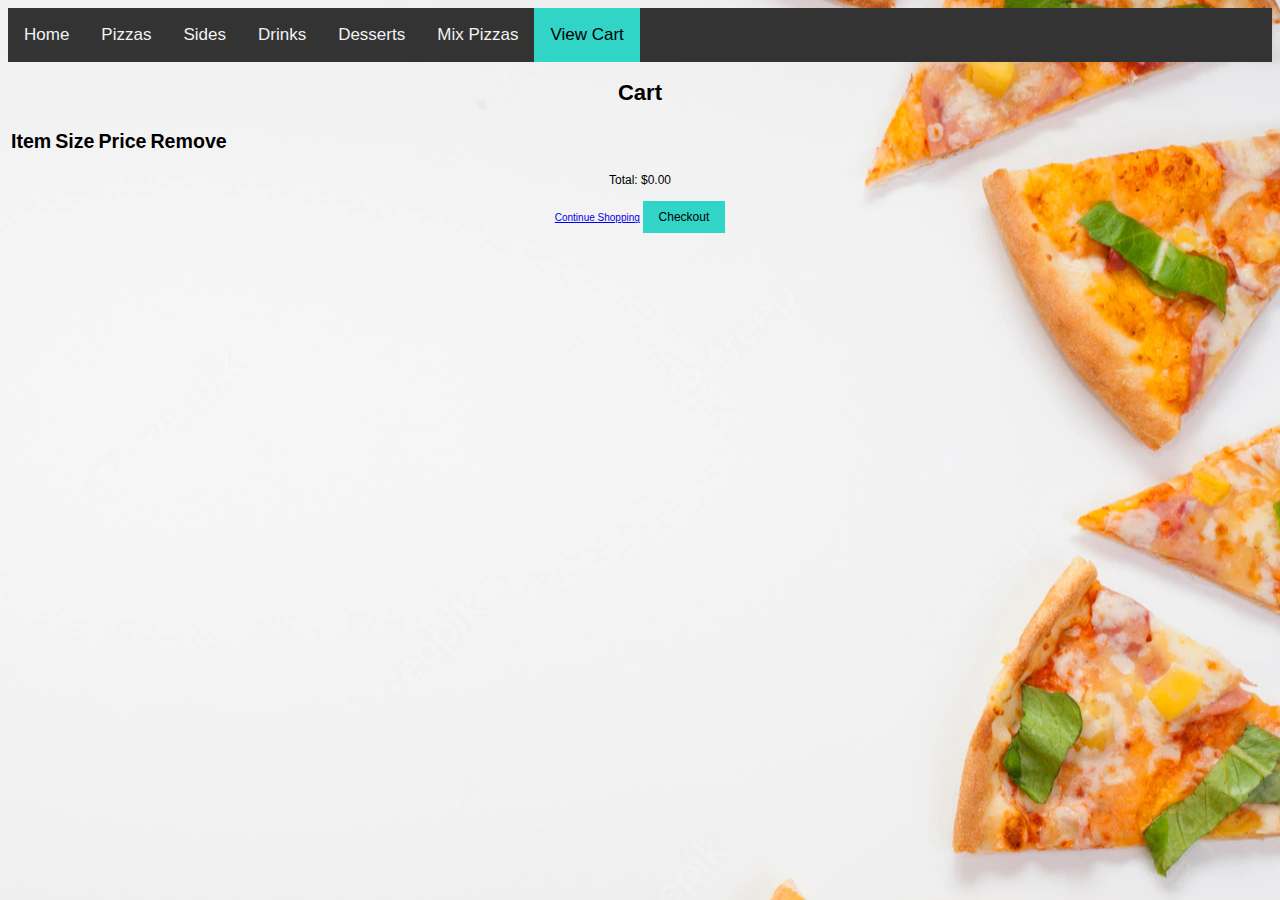
<file: cart.html>
<!DOCTYPE html>
<html>
  <head>
    <title>Cart</title>
	<link rel="stylesheet" href="styles.css">
  </head>
  <body>
      <div class="topnav">

          <a href="index.html">Home</a>
          <a href="pizzas.html">Pizzas</a>
          <a href="sides.html">Sides</a>
          <a href="drinks.html">Drinks</a>
          <a href="desserts.html">Desserts</a>
          <a href="mixPizza.html">Mix Pizzas</a>
          <a href="cart.html" class="active">View Cart</a>



      </div>
    <h1>Cart</h1>
    <table>
      <thead>
        <tr>
          <th>Item</th>
            <th>Size</th>
          <th>Price</th>
          <th>Remove</th>
        </tr>
      </thead>
      <tbody id="cart-items"></tbody>
    </table>
    <p id="total"></p>
    <a href="index.html">Continue Shopping</a>
    <button id="checkout-button" disabled>Checkout</button>
    <script>
        // Get the cart from local storage
        let cart = JSON.parse(localStorage.getItem("cart")) || [];

        // Create a table row for each item in the cart
        let cartItems = document.querySelector("#cart-items");
        let total = 0;
        cart.forEach(function (item, index) {
            total += parseFloat(item.price);
            let row = document.createElement("tr");
            let nameCell = document.createElement("td");
            nameCell.textContent = item.name;
            let optionCell = document.createElement("td");
            optionCell.textContent = item.option;
            let priceCell = document.createElement("td");
            priceCell.textContent = "$" + item.price;
            let removeCell = document.createElement("td");
            let removeButton = document.createElement("button");
            removeButton.textContent = "Remove";
            removeButton.addEventListener("click", function () {
                // remove item from the cart
                cart.splice(index, 1);
                localStorage.setItem("cart", JSON.stringify(cart));
                // refresh the cart page
                location.reload();
            });
            removeCell.appendChild(removeButton);
            row.appendChild(nameCell);
            row.appendChild(optionCell);
            row.appendChild(priceCell);
            row.appendChild(removeCell);
            cartItems.appendChild(row);
        });
        let totalEl = document.querySelector("#total");
        totalEl.textContent = "Total: $" + total.toFixed(2);

        // Enable the checkout button if the cart is not empty
        let checkoutButton = document.querySelector("#checkout-button");
        if (cart.length > 0) {
            checkoutButton.disabled = false;
            checkoutButton.addEventListener("click", function () {
                // Redirect to the checkout page
                alert("checkout button doesnt work")
               // window.location.href = "checkout.html";
            });
        }

    </script>
  </body>
</html>
</file>
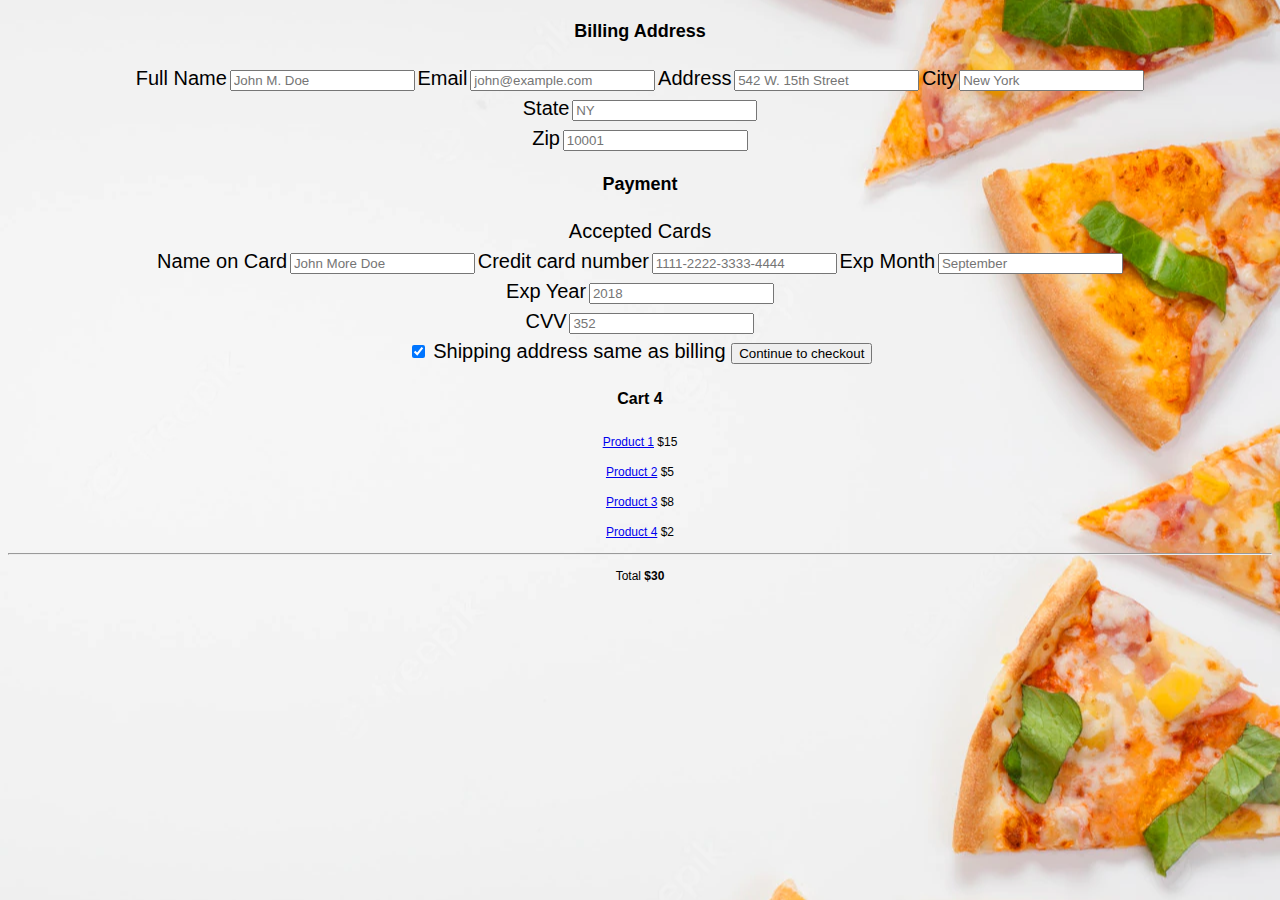
<file: checkout.html>
<!DOCTYPE html>
<html>
<head>
    <title>Cart</title>
    <link rel="stylesheet" href="styles.css">
</head>
<body>
    <div class="row">
        <div class="col-75">
            <div class="container">
                <form action="/action_page.php">

                    <div class="row">
                        <div class="col-50">
                            <h3>Billing Address</h3>
                            <label for="fname"><i class="fa fa-user"></i> Full Name</label>
                            <input type="text" id="fname" name="firstname" placeholder="John M. Doe">
                            <label for="email"><i class="fa fa-envelope"></i> Email</label>
                            <input type="text" id="email" name="email" placeholder="john@example.com">
                            <label for="adr"><i class="fa fa-address-card-o"></i> Address</label>
                            <input type="text" id="adr" name="address" placeholder="542 W. 15th Street">
                            <label for="city"><i class="fa fa-institution"></i> City</label>
                            <input type="text" id="city" name="city" placeholder="New York">

                            <div class="row">
                                <div class="col-50">
                                    <label for="state">State</label>
                                    <input type="text" id="state" name="state" placeholder="NY">
                                </div>
                                <div class="col-50">
                                    <label for="zip">Zip</label>
                                    <input type="text" id="zip" name="zip" placeholder="10001">
                                </div>
                            </div>
                        </div>

                        <div class="col-50">
                            <h3>Payment</h3>
                            <label for="fname">Accepted Cards</label>
                            <div class="icon-container">
                                <i class="fa fa-cc-visa" style="color:navy;"></i>
                                <i class="fa fa-cc-amex" style="color:blue;"></i>
                                <i class="fa fa-cc-mastercard" style="color:red;"></i>
                                <i class="fa fa-cc-discover" style="color:orange;"></i>
                            </div>
                            <label for="cname">Name on Card</label>
                            <input type="text" id="cname" name="cardname" placeholder="John More Doe">
                            <label for="ccnum">Credit card number</label>
                            <input type="text" id="ccnum" name="cardnumber" placeholder="1111-2222-3333-4444">
                            <label for="expmonth">Exp Month</label>
                            <input type="text" id="expmonth" name="expmonth" placeholder="September">

                            <div class="row">
                                <div class="col-50">
                                    <label for="expyear">Exp Year</label>
                                    <input type="text" id="expyear" name="expyear" placeholder="2018">
                                </div>
                                <div class="col-50">
                                    <label for="cvv">CVV</label>
                                    <input type="text" id="cvv" name="cvv" placeholder="352">
                                </div>
                            </div>
                        </div>

                    </div>
                    <label>
                        <input type="checkbox" checked="checked" name="sameadr"> Shipping address same as billing
                    </label>
                    <input type="submit" value="Continue to checkout" class="btn">
                </form>
            </div>
        </div>

        <div class="col-25">
            <div class="container">
                <h4>
                    Cart
                    <span class="price" style="color:black">
                        <i class="fa fa-shopping-cart"></i>
                        <b>4</b>
                    </span>
                </h4>
                <p><a href="#">Product 1</a> <span class="price">$15</span></p>
                <p><a href="#">Product 2</a> <span class="price">$5</span></p>
                <p><a href="#">Product 3</a> <span class="price">$8</span></p>
                <p><a href="#">Product 4</a> <span class="price">$2</span></p>
                <hr>
                <p>Total <span class="price" style="color:black"><b>$30</b></span></p>
            </div>
        </div>
    </div>
    </body>
</html>
</file>
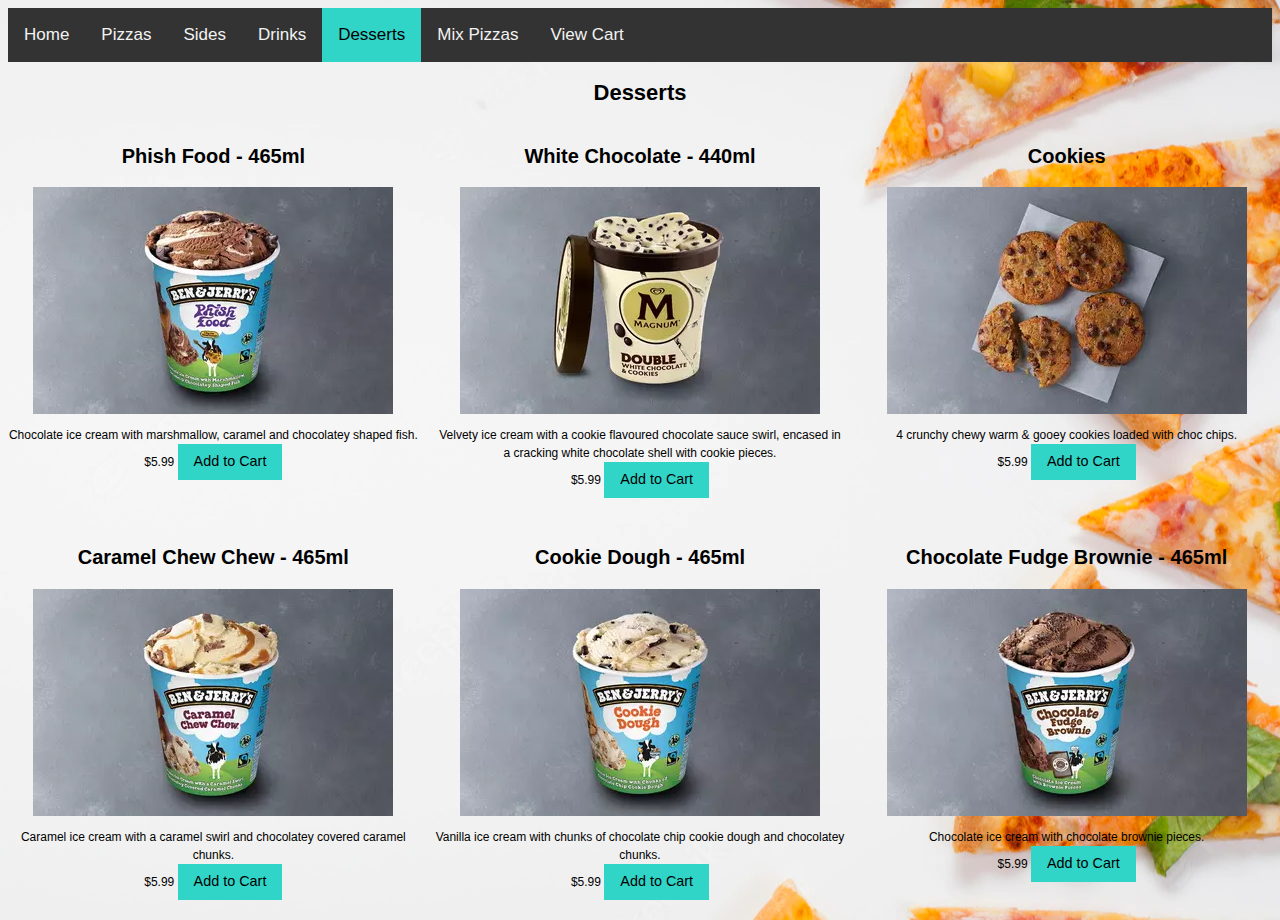
<file: desserts.html>
<!DOCTYPE html>
<html>
  <head>
    <title>Desserts</title>
	<link rel="stylesheet" href="styles.css">
  </head>
  <body>
      <div class="topnav">

          <a href="index.html">Home</a>
          <a href="pizzas.html">Pizzas</a>
          <a href="sides.html">Sides</a>
          <a href="drinks.html">Drinks</a>
          <a href="desserts.html" class="active">Desserts</a>
          <a href="mixPizza.html">Mix Pizzas</a>
          <a href="cart.html">View Cart</a>



      </div>
      <h1>Desserts</h1>
      <div class="grid">
          <div class="grid-item">
              <h2>Phish Food - 465ml</h2>
              <img src="Images/DessertImage1.webp" class="Dessert">
              <p>Chocolate ice cream with marshmallow, caramel and chocolatey shaped fish.<br /> $5.99  <button class="add-to-cart" data-size="465ml" data-name="Phish Food" data-price="5.99">Add to Cart</button></p>
          </div>
          <div class="grid-item">
              <h2>White Chocolate - 440ml</h2>
              <img src="Images/DessertImage2.webp" class="Dessert">
              <p>Velvety ice cream with a cookie flavoured chocolate sauce swirl, encased in a cracking white chocolate shell with cookie pieces.<br /> $5.99  <button class="add-to-cart" data-size="440ml" data-name="Magnum Double White Chocolate & Cookies Tub" data-price="5.99">Add to Cart</button></p>
          </div>
          <div class="grid-item">
              <h2>Cookies</h2>
              <img src="Images/DessertImage3.webp" class="Dessert">
              <p>4 crunchy chewy warm & gooey cookies loaded with choc chips. <br /> $5.99 <button class="add-to-cart" data-size="4" data-name="Cookies" data-price="5.99">Add to Cart</button></p>
                    </div>

          <div class="grid-item">
              <h2>Caramel Chew Chew - 465ml</h2>
              <img src="Images/DessertImage4.webp" class="Dessert">
              <p>Caramel ice cream with a caramel swirl and chocolatey covered caramel chunks. <br /> $5.99 <button class="add-to-cart" data-size="465ml" data-name="Caramel Chew Chew" data-price="5.99">Add to Cart</button></p>
          </div>
          <div class="grid-item">
              <h2>Cookie Dough - 465ml</h2>
              <img src="Images/DessertImage5.webp" class="Dessert">
              <p>Vanilla ice cream with chunks of chocolate chip cookie dough and chocolatey chunks.<br /> $5.99 <button class="add-to-cart" data-size="465ml" data-name="Cookie Dough" data-price="5.99">Add to Cart</button></p>
          </div>
          <div class="grid-item">
              <h2>Chocolate Fudge Brownie - 465ml</h2>
              <img src="Images/DessertImage6.webp" class="Dessert">
              <p>Chocolate ice cream with chocolate brownie pieces.<br /> $5.99 <button class="add-to-cart" data-size="465ml" data-name="Chocolate Fudge Brownie" data-price="5.99">Add to Cart</button></p>
          </div>
          </div>
          <script>
              // Add click event listener to all buttons with the class "add-to-cart"
              let addToCartButtons = document.querySelectorAll(".add-to-cart");
              addToCartButtons.forEach(function (button) {
                  button.addEventListener("click", function () {
                      // Get the name and price of the item from the button's "data" attributes
                      let name = button.getAttribute("data-name");
                      let price = button.getAttribute("data-price");
                      let option = button.getAttribute("data-size");

                      // Add the item to the cart in local storage
                      let cart = JSON.parse(localStorage.getItem("cart")) || [];
                      cart.push({ name: name, price: price, option: option });
                      localStorage.setItem("cart", JSON.stringify(cart));

                      // Show a message to the user
                      alert("Added " + name + " to the cart!");
                  });
              });
          </script>
  </body>
</html>
</file>
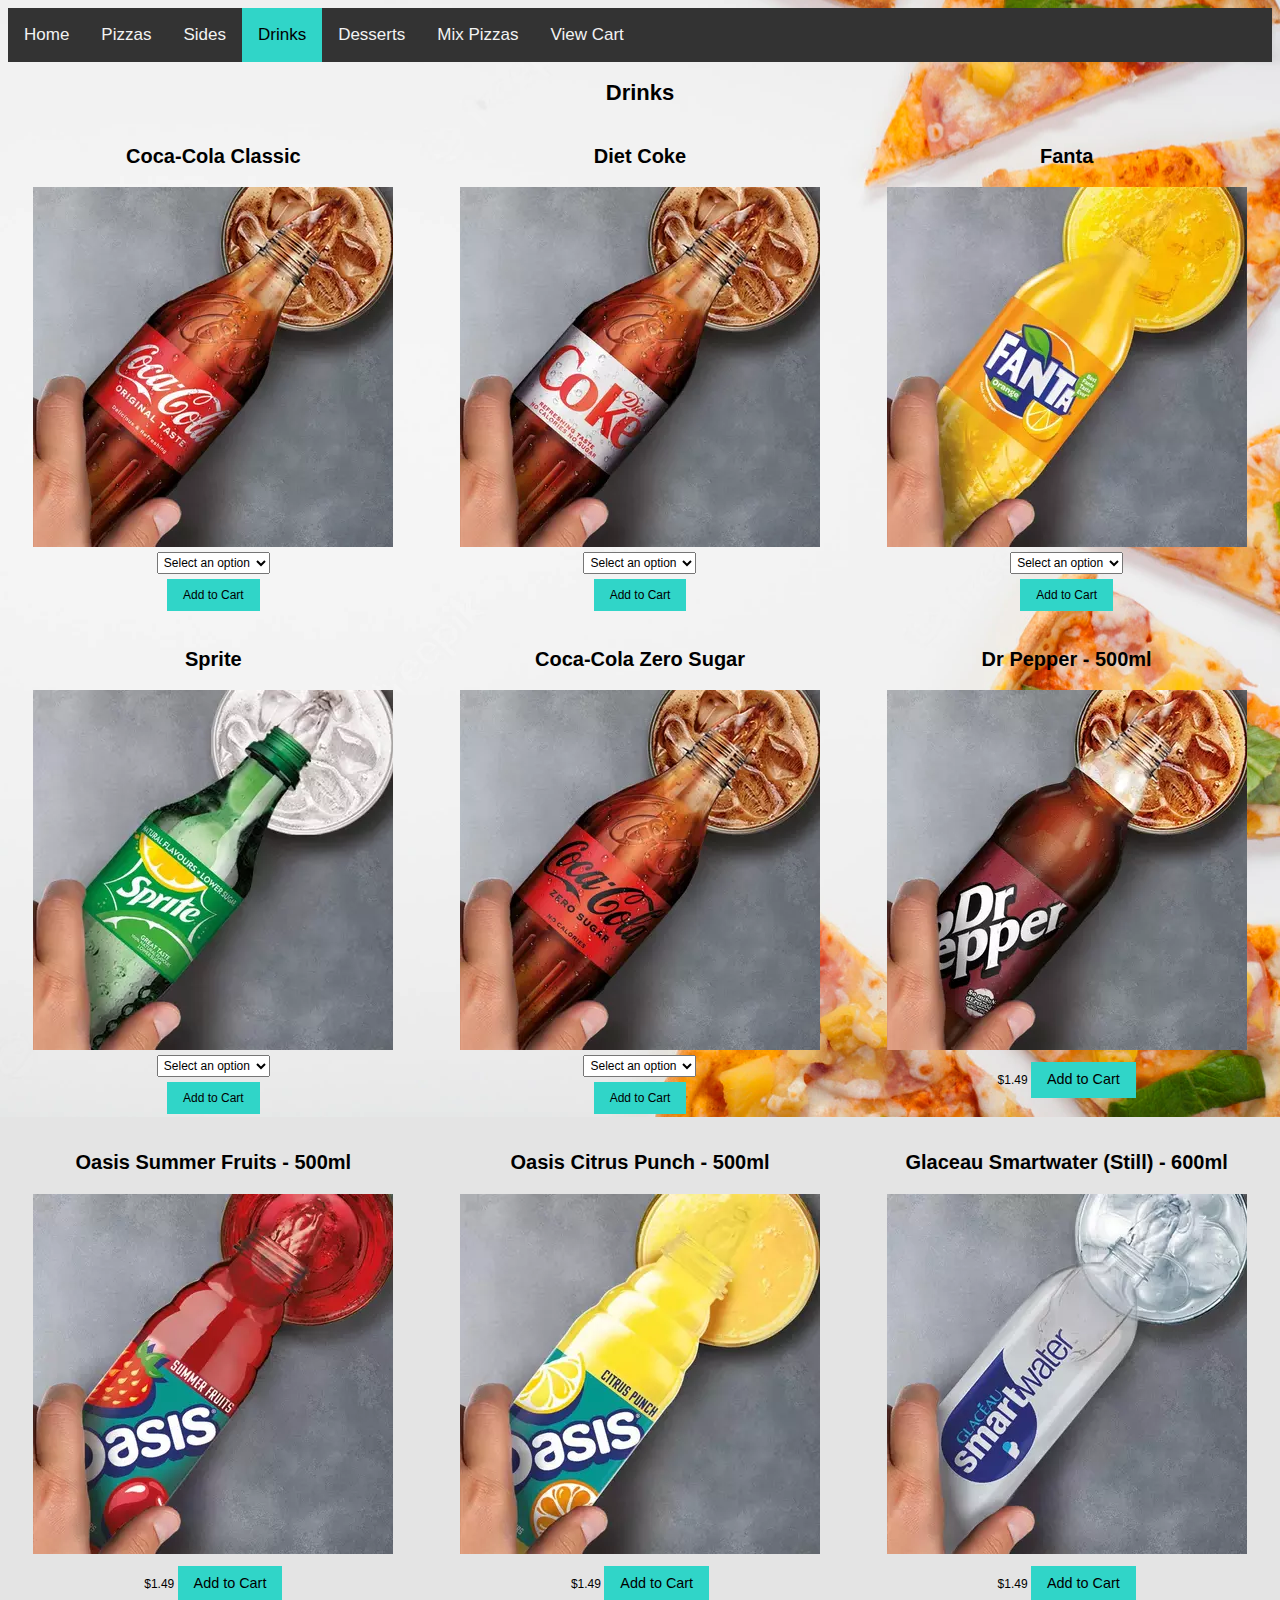
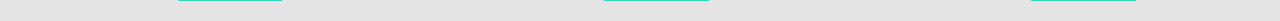
<file: drinks.html>
<!DOCTYPE html>
<html>
  <head>
    <title>Drinks</title>
	<link rel="stylesheet" href="styles.css">
  </head>
  <body>
      <div class="topnav">

          <a href="index.html">Home</a>
          <a href="pizzas.html">Pizzas</a>
          <a href="sides.html">Sides</a>
          <a href="drinks.html" class="active">Drinks</a>
          <a href="desserts.html">Desserts</a>
          <a href="mixPizza.html">Mix Pizzas</a>
          <a href="cart.html">View Cart</a>



      </div>
      <h1>Drinks</h1>
      <div class="grid">
          <div class="grid-item">
              <h2>Coca-Cola Classic</h2>
              <img src="Images/DrinkImage1.webp" class="Drink">

              <select class="item-option">
                  <option value="" selected>Select an option</option>
                  <option value="1.25l">1.25l: $2.49</option>
                  <option value="500ml">500ml: $1.49</option>
              </select>
              <button class="add-to-cart" data-size= "1.25l"data-price="2.49" data-name="Coca-Cola Classic">Add to Cart</button>
          </div>
          <div class="grid-item">
              <h2>Diet Coke</h2>
              <img src="Images/DrinkImage2.webp" class="Drink">
              <select id="item1-option" class="item-option">
                  <option value="" selected>Select an option</option>
                  <option value="1.25l">1.25l: $2.49</option>
                  <option value="500ml">500ml: $1.49</option>
              </select>
              <button class="add-to-cart"  data-size= "1.25l"data-name="Diet Coke"data-price="2.49">Add to Cart</button>
          </div>
          <div class="grid-item">
              <h2>Fanta</h2>
              <img src="Images/DrinkImage3.webp" class="Drink">
              <select id="item1-option" class="item-option">
                  <option value="" selected>Select an option</option>
                  <option value="1.25l">1.25l: $2.49</option>
                  <option value="500ml">500ml: $1.49</option>
              </select>
              <button class="add-to-cart"  data-size= "1.25l"data-name="Fanta" data-price="2.49">Add to Cart</button>
          </div>
          <div class="grid-item">
              <h2>Sprite</h2>
              <img src="Images/DrinkImage4.webp" class="Drink">
              
              <select id="item1-option" class="item-option">
                  <option value="" selected>Select an option</option>
                  <option value="1.25l">1.25l: $2.49</option>
                  <option value="500ml">500ml: $1.49</option>
              </select>
              <button class="add-to-cart" data-size= "1.25l" data-name="Sprite" data-price="2.49">Add to Cart</button>
          </div>
          <div class="grid-item">
              <h2>Coca-Cola Zero Sugar</h2>
              <img src="Images/DrinkImage5.webp" class="Drink">
              
              <select id="item1-option" class="item-option">
                  <option value="" selected>Select an option</option>
                  <option value="1.25l">1.25l: $2.49</option>
                  <option value="500ml">500ml: $1.49</option>
              </select>
              <button class="add-to-cart"  data-size= "1.25l"data-name="Coca-Cola Zero Sugar" data-price="2.49">Add to Cart</button>
          </div>
          <div class="grid-item">
              <h2>Dr Pepper - 500ml</h2>
              <img src="Images/DrinkImage6.webp" class="Drink">
              <p>$1.49  <button class="add-to-cart" data-size="500ml" data-name="Dr Pepper" data-price="1.49">Add to Cart</button></p>
              
          </div>

          <div class="grid-item">
              <h2>Oasis Summer Fruits - 500ml</h2>
              <img src="Images/DrinkImage7.webp" class="Drink">

              <p>$1.49  <button class="add-to-cart" data-size="500ml" data-name="Oasis Summer Fruits" data-price="1.49">Add to Cart</button></p>
              
          </div>
          <div class="grid-item">
              <h2>Oasis Citrus Punch - 500ml</h2>
              <img src="Images/DrinkImage8.webp" class="Drink">

              <p>$1.49  <button class="add-to-cart" data-size="500ml" data-name="Oasis Citrus Punch" data-price="1.49">Add to Cart</button></p>
              
          </div>
          <div class="grid-item">
              <h2>Glaceau Smartwater (Still) - 600ml</h2>
              <img src="Images/DrinkImage9.webp" class="Drink">

              <p>$1.49  <button class="add-to-cart" data-size="600ml" data-name="Glaceau Smartwater (Still)" data-price="1.49">Add to Cart</button></p>
              
          </div>
      </div>
      <script>
          let addToCartButtons = document.querySelectorAll(".add-to-cart");
          addToCartButtons.forEach(function (button) {
              button.addEventListener("click", function () {
                  // Get the name, price, and option of the item from the button's "data" attributes and dropdown menu
                  let name = button.getAttribute("data-name");
                  /*let price = button.getAttribute("data-price");*/
                  let option = button.previousElementSibling.value;
                  let price = "";
                  if (option === "1.25l") {
                      price = "2.49";
                  }
                  if (option === "500ml") {
                      price = "1.49";
                  }
                  else {
                      price = button.getAttribute("data-price");
                      option = button.getAttribute("data-size");
                  }
                  // Check if the option is empty
                  if (option === "") {
                      alert("Please select an option");
                  } else {
                      // Add the item, option, and price to the cart in local storage
                      let cart = JSON.parse(localStorage.getItem("cart")) || [];
                      cart.push({ name: name, price: price, option: option });
                      localStorage.setItem("cart", JSON.stringify(cart));

                      // Show a message to the user
                      alert("Added " + name + " - " + option + " to the cart!");
                  }
              });
          });
      </script>
  </body>
</html>
</file>
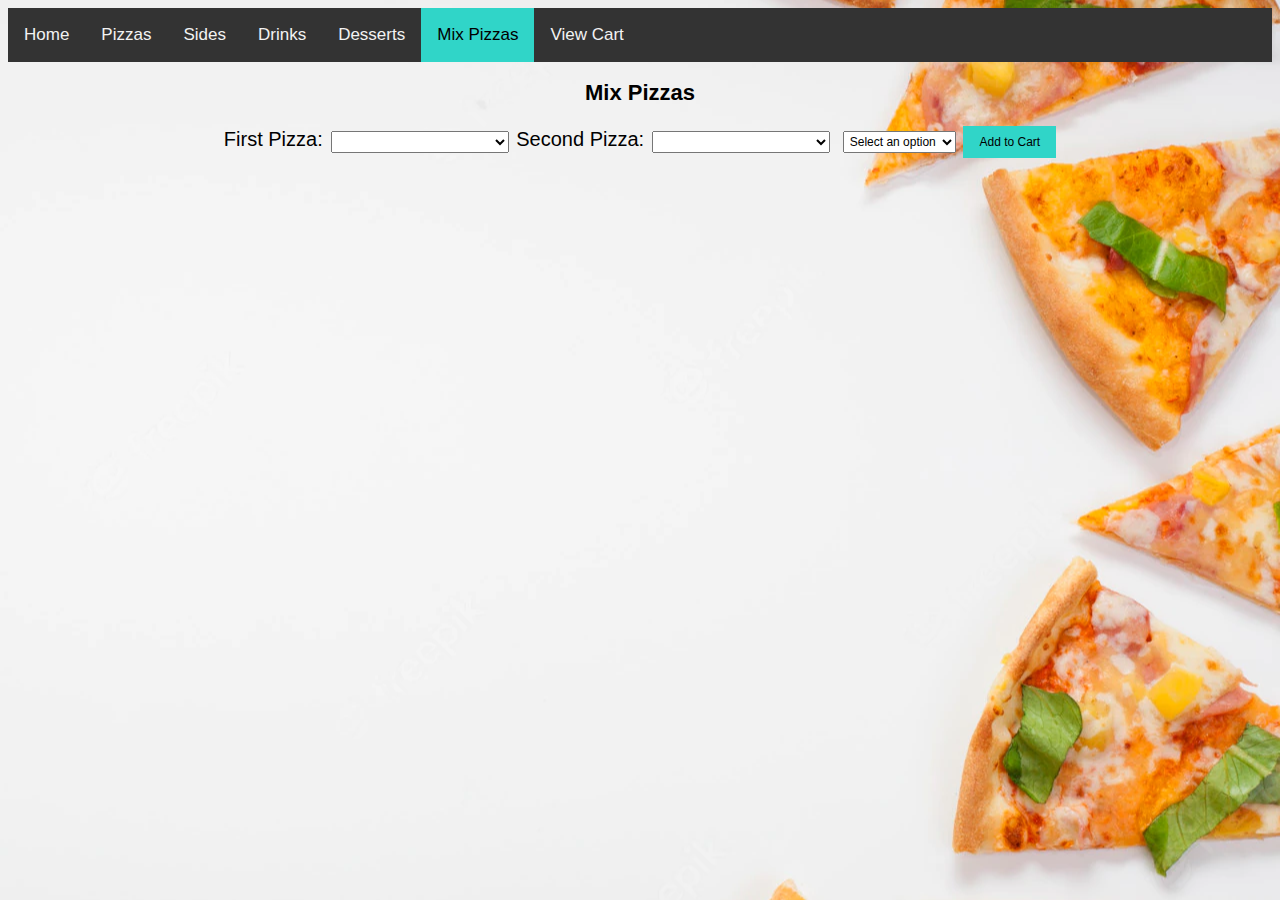
<file: mixPizza.html>
<!DOCTYPE html>
<html>
  <head>
    <title>Mix Pizzas</title>
	<link rel="stylesheet" href="styles.css">
  </head>
  <body>
      <div class="topnav">

          <a href="index.html">Home</a>
          <a href="pizzas.html">Pizzas</a>
          <a href="sides.html">Sides</a>
          <a href="drinks.html">Drinks</a>
          <a href="desserts.html">Desserts</a>
          <a href="mixPizza.html" class="active">Mix Pizzas</a>
          <a href="cart.html">View Cart</a>



      </div>
    <h1>Mix Pizzas</h1>
    <form>
        <label>First Pizza:</label>
        <select id="first-pizza">
            <option value=""></option>
            <option value="Original Cheese & Tomato">Original Cheese & Tomato</option>
            <option value="Mighty Meaty">Mighty Meaty</option>
            <option value="The Meatfielder">The Meatfielder</option>
            <option value="The Cheeseburger">The Cheeseburger</option>
            <option value="Absolute Banger">Absolute Banger</option>
            <option value="The Ultimate Spicy Sausage">The Ultimate Spicy Sausage</option>
            <option value="Pepperoni Passion">Pepperoni Passion</option>
            <option value="Texas BBQ">Texas BBQ</option>
            <option value="Vegi Supreme">Vegi Supreme</option>
            <option value="American Hot">American Hot</option>
            <option value="Chicken Feast">Chicken Feast</option>
            <option value="Hawaiian">Hawaiian</option>
            <option value="Meateilicious">Meateilicious</option>
            <option value="Meateor">Meateor</option>
            <option value="New Yorker">New Yorker</option>
            <option value="Hot & Spicy">Hot & Spicy</option>
        </select>
        <label>Second Pizza:</label>
        <select id="second-pizza">
            <option value=""></option>
            <option value="Original Cheese & Tomato">Original Cheese & Tomato</option>
            <option value="Mighty Meaty">Mighty Meaty</option>
            <option value="The Meatfielder">The Meatfielder</option>
            <option value="The Cheeseburger">The Cheeseburger</option>
            <option value="Absolute Banger">Absolute Banger</option>
            <option value="The Ultimate Spicy Sausage">The Ultimate Spicy Sausage</option>
            <option value="Pepperoni Passion">Pepperoni Passion</option>
            <option value="Texas BBQ">Texas BBQ</option>
            <option value="Vegi Supreme">Vegi Supreme</option>
            <option value="American Hot">American Hot</option>
            <option value="Chicken Feast">Chicken Feast</option>
            <option value="Hawaiian">Hawaiian</option>
            <option value="Meateilicious">Meateilicious</option>
            <option value="Meateor">Meateor</option>
            <option value="New Yorker">New Yorker</option>
            <option value="Hot & Spicy">Hot & Spicy</option>
        </select>
        <select id="size">
            <option value="">Select an option</option>
            <option value="Small">Small</option>
            <option value="Medium">Medium</option>
            <option value="Large">Large</option>
            <option value="Extra-Large">Extra-Large</option>
        </select>
        <button type="submit" id="add-to-cart">Add to Cart</button>
    </form>
    <script>
        // Add event listener to the submit button
        let addToCartButton = document.querySelector("#add-to-cart");
        addToCartButton.addEventListener("click", function (event) {
            
            event.preventDefault();
            
            // Get the selected pizzas
            let firstPizza = document.querySelector("#first-pizza").value;
            let secondPizza = document.querySelector("#second-pizza").value;
            let option = document.querySelector("#size").value;
            let price = "";
            if(firstPizza === "" || secondPizza === ""){
              alert("Please select two different pizzas")
              return;
            }
            if (option === "") {
                alert("Please select a size")
                return;
            }
            if (option === "Small") {
                price = "16.99";
            }
            if (option === "Medium") {
                price = "19.99";
            }
            if (option === "Large") {
                price = "21.99";
            }
            if (option === "Extra-Large") {
                price = "24.99";
            }
            
            // Add the mixed pizzas to the cart in local storage
            let cart = JSON.parse(localStorage.getItem("cart")) || [];
            cart.push({ name: "Mixed Pizza: " + firstPizza + " and " + secondPizza, price: price,  option: option });
            localStorage.setItem("cart", JSON.stringify(cart));

            // Show a message to the user
            alert("Mixed Pizza added to the cart!");
        });
    </script>
  </body>
</html>
</file>
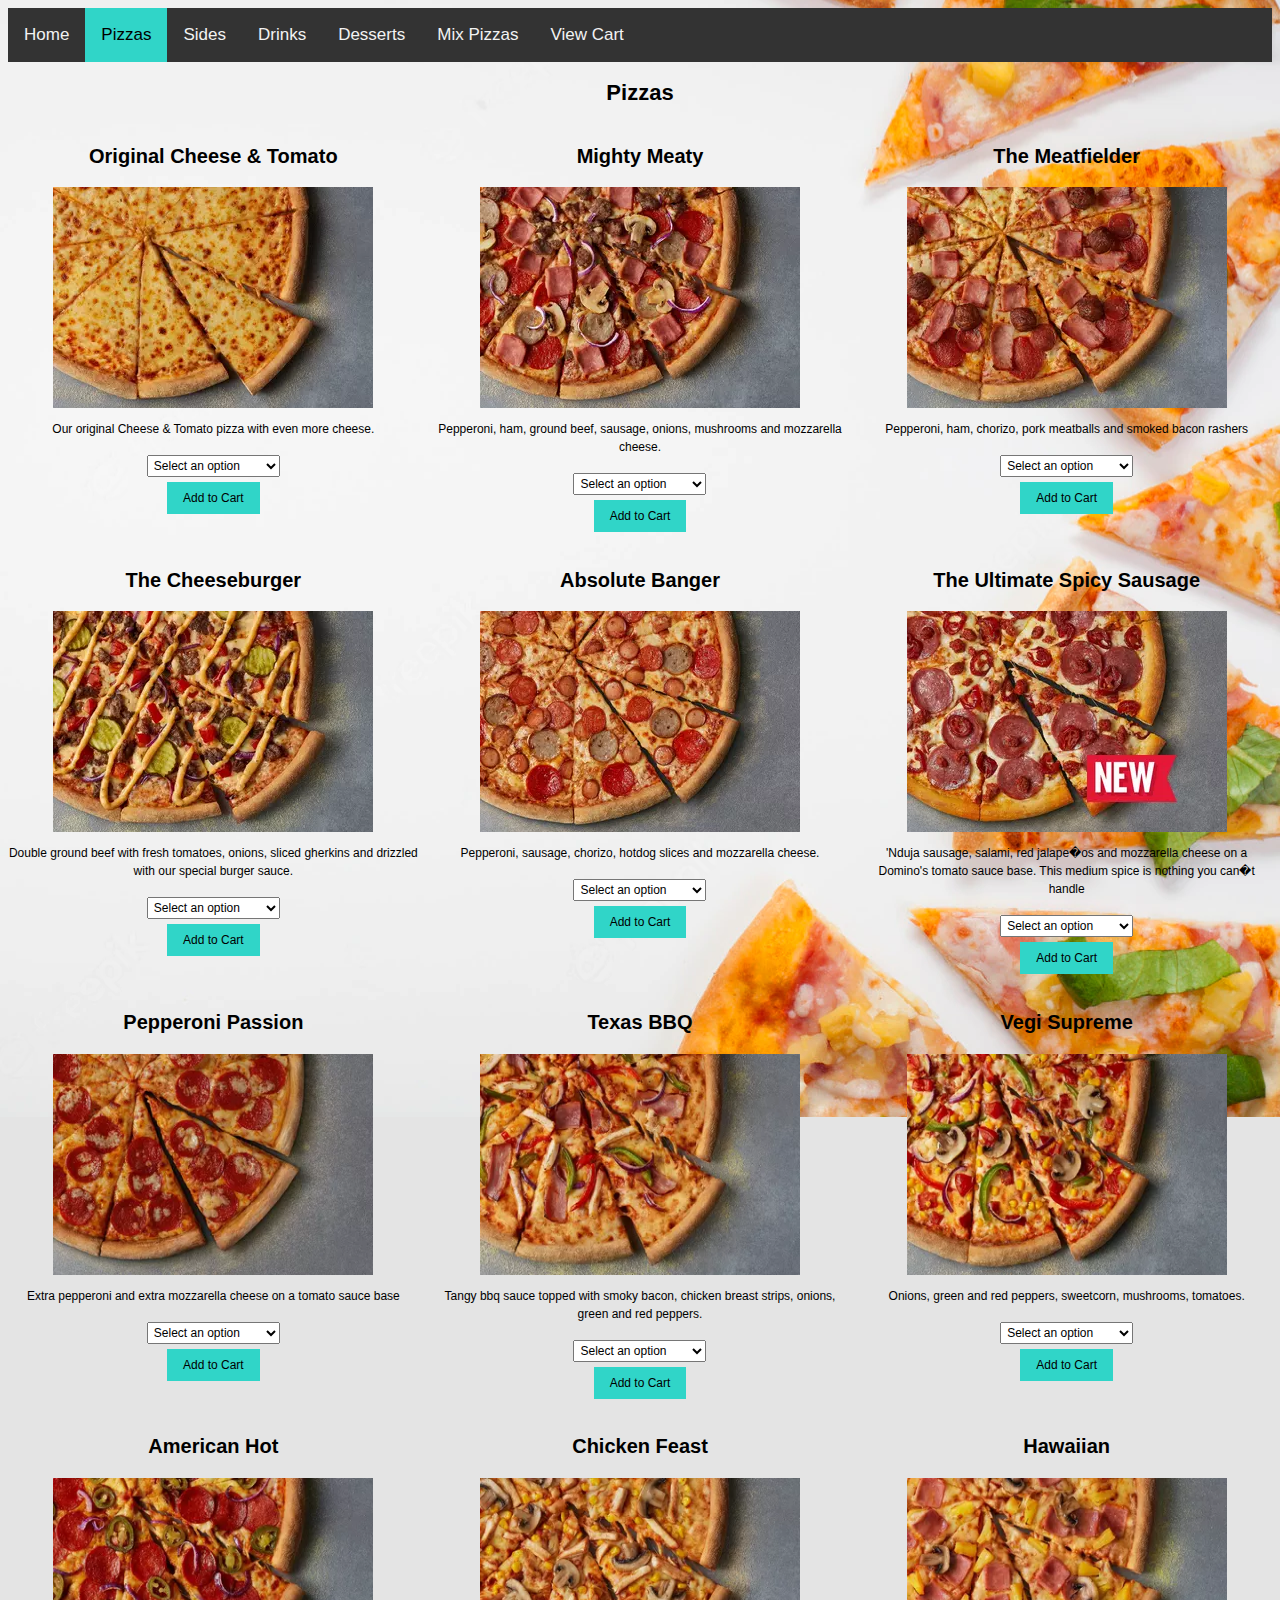
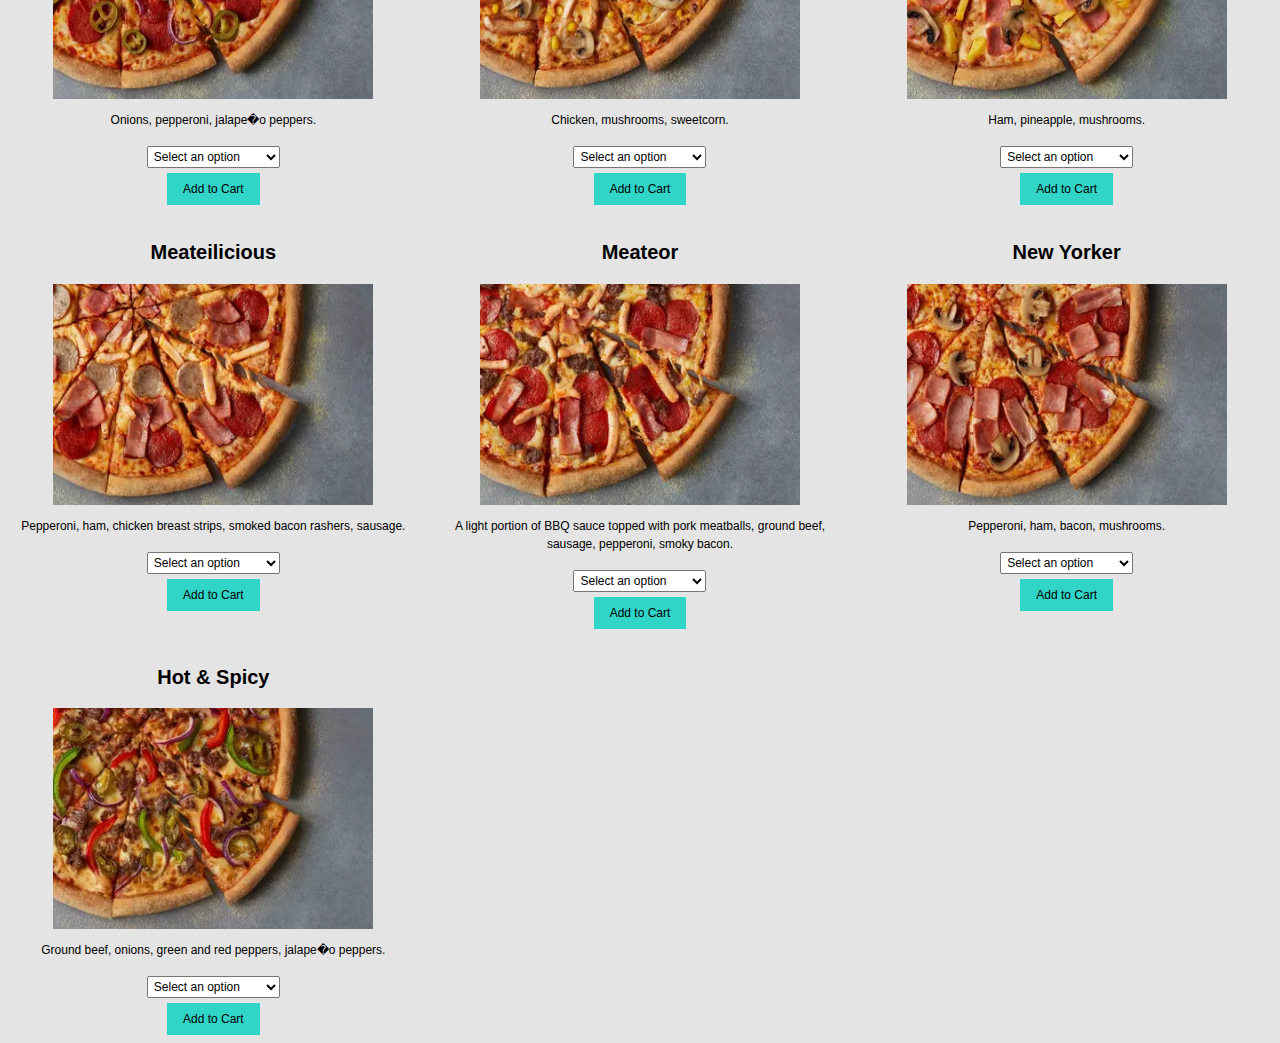
<file: pizzas.html>
<!DOCTYPE html>
<html>
  <head>
    <title>Pizzas</title>
	<link rel="stylesheet" href="styles.css">
  </head>
  <body>
      <div class="topnav">

          <a href="index.html">Home</a>
          <a href="pizzas.html" class="active">Pizzas</a>
          <a href="sides.html">Sides</a>
          <a href="drinks.html">Drinks</a>
          <a href="desserts.html">Desserts</a>
          <a href="mixPizza.html">Mix Pizzas</a>
          <a href="cart.html">View Cart</a>



      </div>
  
    <h1>Pizzas</h1>
    <div class="grid">
        <div class="grid-item">
            <h2>Original Cheese & Tomato</h2>
            <img src="Images/PizzaImage1.webp" class="Icon">
            <p>Our original Cheese & Tomato pizza with even more cheese.</p>

            <select class="item-option">
                <option value="" selected>Select an option</option>
                <option value="Small">Small: $16.99</option>
                <option value="Medium">Medium: $19.99</option>
                <option value="Large">Large: $21.99</option>
                <option value="Extra-Large">Extra-Large: $24.99</option>
            </select>
            <button class="add-to-cart" data-name="Original Cheese & Tomato" data-price="10">Add to Cart</button>
        </div>
        <div class="grid-item">
            <h2>Mighty Meaty</h2>
            <img src="Images/PizzaImage2.webp" class="Icon">
            <p>Pepperoni, ham, ground beef, sausage, onions, mushrooms and mozzarella cheese.</p>
            <select id="item1-option" class="item-option">
                <option value="" selected>Select an option</option>
                <option value="Small">Small: $16.99</option>
                <option value="Medium">Medium: $19.99</option>
                <option value="Large">Large: $21.99</option>
                <option value="Extra-Large">Extra-Large: $24.99</option>
            </select>
            <button class="add-to-cart" data-name="Mighty Meaty" data-price="12" onclick="addToCart(this)">Add to Cart</button>
        </div>
        <div class="grid-item">
            <h2>The Meatfielder</h2>
            <img src="Images/PizzaImage3.webp" class="Icon">
            <p>Pepperoni, ham, chorizo, pork meatballs and smoked bacon rashers</p>
            <select id="item1-option" class="item-option">
                <option value="" selected>Select an option</option>
                <option value="Small">Small: $16.99</option>
                <option value="Medium">Medium: $19.99</option>
                <option value="Large">Large: $21.99</option>
                <option value="Extra-Large">Extra-Large: $24.99</option>
            </select>
            <button class="add-to-cart" data-name="The Meatfielder" data-price="11">Add to Cart</button>
        </div>
        <div class="grid-item">
            <h2>The Cheeseburger</h2>
            <img src="Images/PizzaImage4.webp" class="Icon">
            <p>Double ground beef with fresh tomatoes, onions, sliced gherkins and drizzled with our special burger sauce.</p>
            <select id="item1-option" class="item-option">
                <option value="" selected>Select an option</option>
                <option value="Small">Small: $16.99</option>
                <option value="Medium">Medium: $19.99</option>
                <option value="Large">Large: $21.99</option>
                <option value="Extra-Large">Extra-Large: $24.99</option>
            </select>
            <button class="add-to-cart" data-name="The Cheeseburger" data-price="10">Add to Cart</button>
        </div>
        <div class="grid-item">
            <h2>Absolute Banger</h2>
            <img src="Images/PizzaImage5.webp" class="Icon">
            <p>Pepperoni, sausage, chorizo, hotdog slices and mozzarella cheese.</p>
            <select id="item1-option" class="item-option">
                <option value="" selected>Select an option</option>
                <option value="Small">Small: $16.99</option>
                <option value="Medium">Medium: $19.99</option>
                <option value="Large">Large: $21.99</option>
                <option value="Extra-Large">Extra-Large: $24.99</option>
            </select>
            <button class="add-to-cart" data-name="Absolute Banger" data-price="12">Add to Cart</button>
        </div>
        <div class="grid-item">
            <h2>The Ultimate Spicy Sausage</h2>
            <img src="Images/PizzaImage6.webp" class="Icon">
            <p>'Nduja sausage, salami, red jalape�os and mozzarella cheese on a Domino's tomato sauce base. This medium spice is nothing you can�t handle</p>
            <select id="item1-option" class="item-option">
                <option value="" selected>Select an option</option>
                <option value="Small">Small: $16.99</option>
                <option value="Medium">Medium: $19.99</option>
                <option value="Large">Large: $21.99</option>
                <option value="Extra-Large">Extra-Large: $24.99</option>
            </select>
            <button class="add-to-cart" data-name="The Ultimate Spicy Sausage" data-price="11">Add to Cart</button>
        </div>

        <div class="grid-item">
            <h2>Pepperoni Passion</h2>
            <img src="Images/PizzaImage7.webp" class="Icon">
            <p>Extra pepperoni and extra mozzarella cheese on a tomato sauce base</p>

            <select class="item-option">
                <option value="" selected>Select an option</option>
                <option value="Small">Small: $16.99</option>
                <option value="Medium">Medium: $19.99</option>
                <option value="Large">Large: $21.99</option>
                <option value="Extra-Large">Extra-Large: $24.99</option>
            </select>
            <button class="add-to-cart" data-name="Pepperoni Passion" data-price="10">Add to Cart</button>
        </div>
        <div class="grid-item">
            <h2>Texas BBQ</h2>
            <img src="Images/PizzaImage8.webp" class="Icon">
            <p>Tangy bbq sauce topped with smoky bacon, chicken breast strips, onions, green and red peppers.</p>
            <select id="item1-option" class="item-option">
                <option value="" selected>Select an option</option>
                <option value="Small">Small: $16.99</option>
                <option value="Medium">Medium: $19.99</option>
                <option value="Large">Large: $21.99</option>
                <option value="Extra-Large">Extra-Large: $24.99</option>
            </select>
            <button class="add-to-cart" data-name="Texas BBQ" data-price="12" onclick="addToCart(this)">Add to Cart</button>
        </div>
        <div class="grid-item">
            <h2>Vegi Supreme</h2>
            <img src="Images/PizzaImage9.webp" class="Icon">
            <p>Onions, green and red peppers, sweetcorn, mushrooms, tomatoes.</p>
            <select id="item1-option" class="item-option">
                <option value="" selected>Select an option</option>
                <option value="Small">Small: $16.99</option>
                <option value="Medium">Medium: $19.99</option>
                <option value="Large">Large: $21.99</option>
                <option value="Extra-Large">Extra-Large: $24.99</option>
            </select>
            <button class="add-to-cart" data-name="Vegi Supreme" data-price="11">Add to Cart</button>
        </div>
        <div class="grid-item">
            <h2>American Hot</h2>
            <img src="Images/PizzaImage10.webp" class="Icon">
            <p>Onions, pepperoni, jalape�o peppers.</p>
            <select id="item1-option" class="item-option">
                <option value="" selected>Select an option</option>
                <option value="Small">Small: $16.99</option>
                <option value="Medium">Medium: $19.99</option>
                <option value="Large">Large: $21.99</option>
                <option value="Extra-Large">Extra-Large: $24.99</option>
            </select>
            <button class="add-to-cart" data-name="American Hot" data-price="10">Add to Cart</button>
        </div>
        <div class="grid-item">
            <h2>Chicken Feast</h2>
            <img src="Images/PizzaImage11.webp" class="Icon">
            <p>Chicken, mushrooms, sweetcorn.</p>
            <select id="item1-option" class="item-option">
                <option value="" selected>Select an option</option>
                <option value="Small">Small: $16.99</option>
                <option value="Medium">Medium: $19.99</option>
                <option value="Large">Large: $21.99</option>
                <option value="Extra-Large">Extra-Large: $24.99</option>
            </select>
            <button class="add-to-cart" data-name="Chicken Feast" data-price="12">Add to Cart</button>
        </div>
        <div class="grid-item">
            <h2>Hawaiian</h2>
            <img src="Images/PizzaImage12.webp" class="Icon">
            <p>Ham, pineapple, mushrooms.</p>
            <select id="item1-option" class="item-option">
                <option value="" selected>Select an option</option>
                <option value="Small">Small: $16.99</option>
                <option value="Medium">Medium: $19.99</option>
                <option value="Large">Large: $21.99</option>
                <option value="Extra-Large">Extra-Large: $24.99</option>
            </select>
            <button class="add-to-cart" data-name="Hawaiian" data-price="11">Add to Cart</button>
        </div>
        <div class="grid-item">
            <h2>Meateilicious</h2>
            <img src="Images/PizzaImage13.webp" class="Icon">
            <p>Pepperoni, ham, chicken breast strips, smoked bacon rashers, sausage.</p>
            <select id="item1-option" class="item-option">
                <option value="" selected>Select an option</option>
                <option value="Small">Small: $16.99</option>
                <option value="Medium">Medium: $19.99</option>
                <option value="Large">Large: $21.99</option>
                <option value="Extra-Large">Extra-Large: $24.99</option>
            </select>
            <button class="add-to-cart" data-name="Meateilicious" data-price="11">Add to Cart</button>
        </div>
        <div class="grid-item">
            <h2>Meateor</h2>
            <img src="Images/PizzaImage14.webp" class="Icon">
            <p>A light portion of BBQ sauce topped with pork meatballs, ground beef, sausage, pepperoni, smoky bacon. </p>
            <select id="item1-option" class="item-option">
                <option value="" selected>Select an option</option>
                <option value="Small">Small: $16.99</option>
                <option value="Medium">Medium: $19.99</option>
                <option value="Large">Large: $21.99</option>
                <option value="Extra-Large">Extra-Large: $24.99</option>
            </select>
            <button class="add-to-cart" data-name="Meateor" data-price="10">Add to Cart</button>
        </div>
        <div class="grid-item">
            <h2>New Yorker</h2>
            <img src="Images/PizzaImage15.webp" class="Icon">
            <p>Pepperoni, ham, bacon, mushrooms. </p>
            <select id="item1-option" class="item-option">
                <option value="" selected>Select an option</option>
                <option value="Small">Small: $16.99</option>
                <option value="Medium">Medium: $19.99</option>
                <option value="Large">Large: $21.99</option>
                <option value="Extra-Large">Extra-Large: $24.99</option>
            </select>
            <button class="add-to-cart" data-name="New Yorker" data-price="12">Add to Cart</button>
        </div>
        <div class="grid-item">
            <h2>Hot & Spicy</h2>
            <img src="Images/PizzaImage16.webp" class="Icon">
            <p>Ground beef, onions, green and red peppers, jalape�o peppers. </p>
            <select id="item1-option" class="item-option">
                <option value="" selected>Select an option</option>
                <option value="Small">Small: $16.99</option>
                <option value="Medium">Medium: $19.99</option>
                <option value="Large">Large: $21.99</option>
                <option value="Extra-Large">Extra-Large: $24.99</option>
            </select>
            <button class="add-to-cart" data-name="Hot & Spicy" data-price="11">Add to Cart</button>
        </div>
    </div>
    <script>
        let addToCartButtons = document.querySelectorAll(".add-to-cart");
        addToCartButtons.forEach(function (button) {
            button.addEventListener("click", function () {
                // Get the name, price, and option of the item from the button's "data" attributes and dropdown menu
                let name = button.getAttribute("data-name");
                /*let price = button.getAttribute("data-price");*/
                let option = button.previousElementSibling.value;
                let price = "";
                if (option === "Small") {
                    price = "16.99";
                }
                if (option === "Medium") {
                    price = "19.99";
                }
                if (option === "Large") {
                    price = "21.99";
                }
                if (option === "Extra-Large") {
                    price = "24.99";
                }
                // Check if the option is empty
                if (option === "") {
                    alert("Please select an option");
                } else {
                    // Add the item, option, and price to the cart in local storage
                    let cart = JSON.parse(localStorage.getItem("cart")) || [];
                    cart.push({ name: name, price: price, option: option });
                    localStorage.setItem("cart", JSON.stringify(cart));

                    // Show a message to the user
                    alert("Added " + name + " - " + option + " to the cart!");
                }
            });
        });
    </script>
  </body>
</html>
</file>
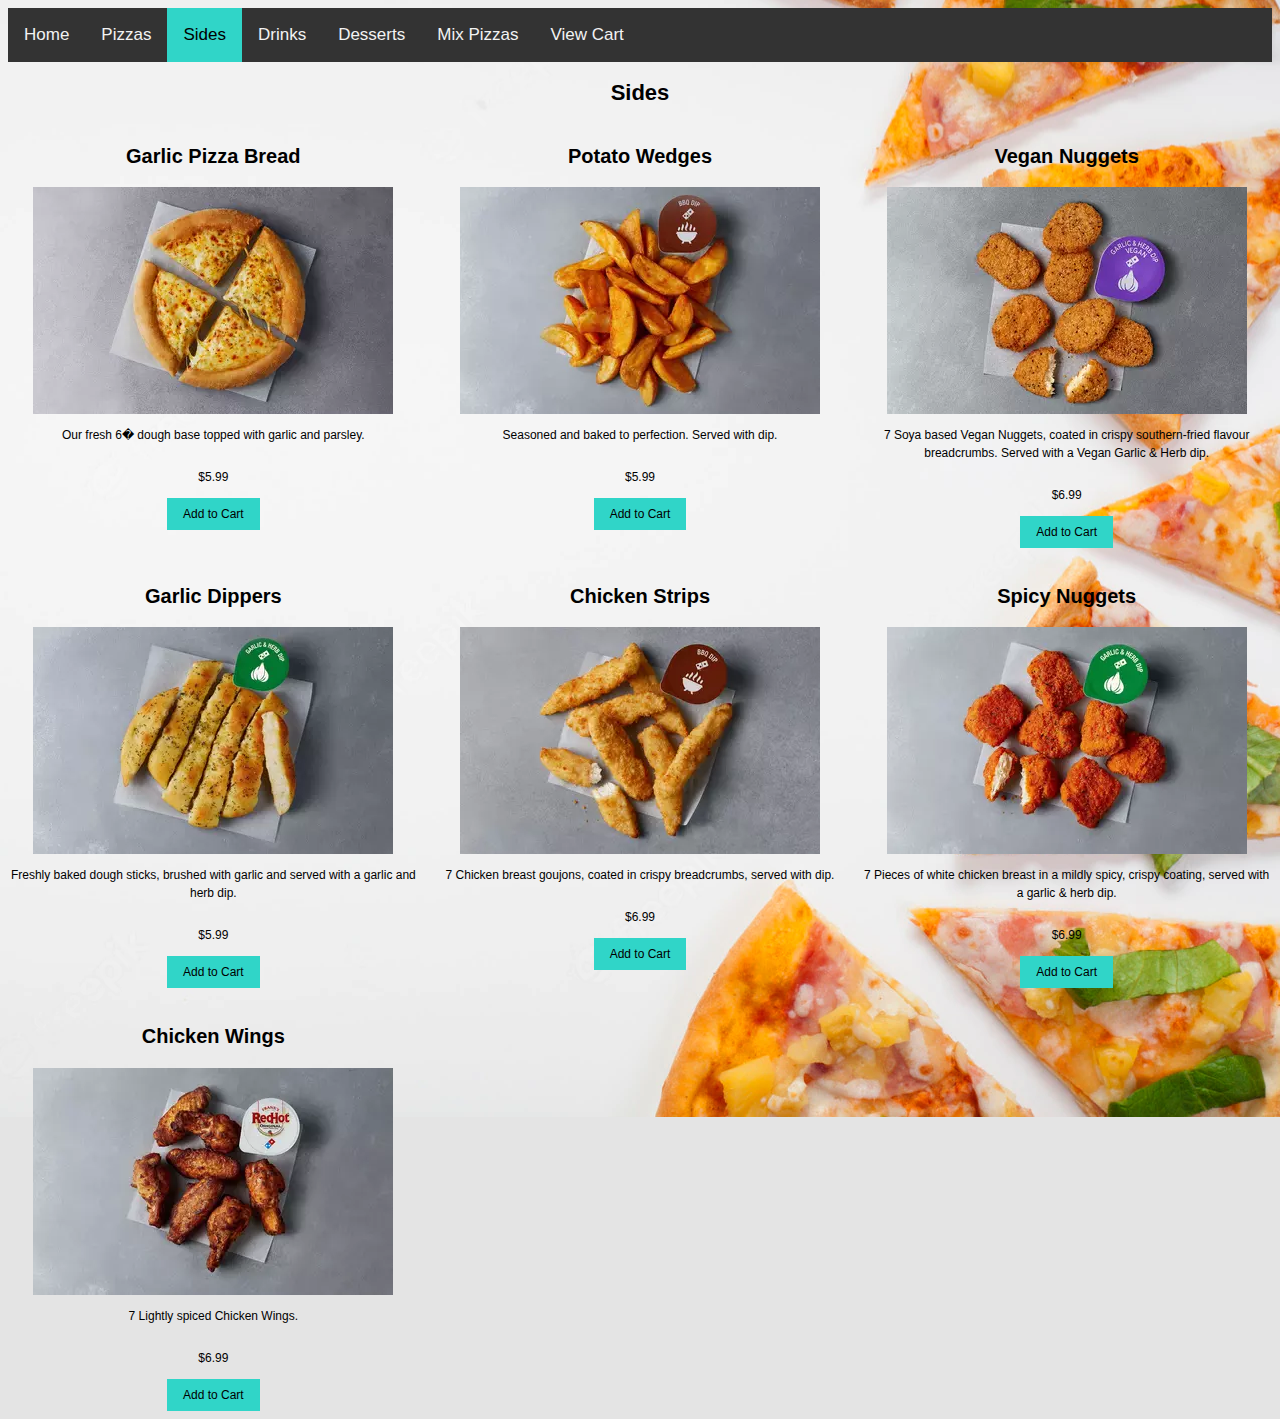
<file: sides.html>
<!DOCTYPE html>
<html>
<head>
    <title>Sides</title>
    <link rel="stylesheet" href="styles.css">
</head>
<body>
    <div class="topnav">

        <a href="index.html">Home</a>
        <a href="pizzas.html">Pizzas</a>
        <a href="sides.html" class="active">Sides</a>
        <a href="drinks.html">Drinks</a>
        <a href="desserts.html">Desserts</a>
        <a href="mixPizza.html">Mix Pizzas</a>

        <a href="cart.html">View Cart</a>


    </div>
    <h1>Sides</h1>

    <div class="grid">
        <div class="grid-item">
            <h2>Garlic Pizza Bread</h2>
            <img src="Images/SidesImage1.webp" class="Dessert">
            <p>Our fresh 6� dough base topped with garlic and parsley.</p>
            <p>$5.99</p>
            <button class="add-to-cart" data-name="Garlic Pizza Bread"data-price="5.99">Add to Cart</button>
        </div>
        <div class="grid-item">
            <h2>Potato Wedges</h2>
            <img src="Images/SideImage2.webp" class="Dessert">
            <p>Seasoned and baked to perfection. Served with dip.</p>
            <p>$5.99</p>
            <button class="add-to-cart" data-name="Potato Wedges" data-price="5.99" onclick="addToCart(this)">Add to Cart</button>
        </div>
        <div class="grid-item">
            <h2>Vegan Nuggets</h2>
            <img src="Images/SideImage3.webp" class="Dessert">
            <p>7 Soya based Vegan Nuggets, coated in crispy southern-fried flavour breadcrumbs. Served with a Vegan Garlic & Herb dip. </p>
            <p>$6.99</p>
            <button class="add-to-cart" data-name="Vegan Nuggets" data-price="6.99">Add to Cart</button>
        </div>
        <div class="grid-item">
            <h2>Garlic Dippers</h2>
            <img src="Images/SideImage4.webp" class="Dessert">
            <p>Freshly baked dough sticks, brushed with garlic and served with a garlic and herb dip.</p>
            <p>$5.99</p>
            <button class="add-to-cart" data-name="Garlic Dippers" data-price="5.99">Add to Cart</button>
        </div>
        <div class="grid-item">
            <h2>Chicken Strips</h2>
            <img src="Images/SideImage5.webp" class="Dessert">
            <p>7 Chicken breast goujons, coated in crispy breadcrumbs, served with dip.</p>
            <p>$6.99</p>
            <button class="add-to-cart" data-name="Chicken Strips" data-price="6.99">Add to Cart</button>
        </div>
        <div class="grid-item">
            <h2>Spicy Nuggets</h2>
            <img src="Images/SideImage6.webp" class="Dessert">
            <p>7 Pieces of white chicken breast in a mildly spicy, crispy coating, served with a garlic & herb dip.</p>
            <p>$6.99</p>
            <button class="add-to-cart" data-name="Spicy Nuggets" data-price="6.99">Add to Cart</button>
        </div>

        <div class="grid-item">
            <h2>Chicken Wings</h2>
            <img src="Images/SideImage7.webp" class="Dessert">
            <p>7 Lightly spiced Chicken Wings.</p>
            <p>$6.99</p>
            <button class="add-to-cart" data-name="Chicken Wings" data-price="6.99">Add to Cart</button>
        </div>
    </div>
    <script>
        let addToCartButtons = document.querySelectorAll(".add-to-cart");
        addToCartButtons.forEach(function (button) {
            button.addEventListener("click", function () {
                // Get the name, price, and option of the item from the button's "data" attributes and dropdown menu
                let name = button.getAttribute("data-name");
                /*let price = button.getAttribute("data-price");*/

                let price = button.getAttribute("data-price");

                let cart = JSON.parse(localStorage.getItem("cart")) || [];
                cart.push({ name: name, price: price });
                localStorage.setItem("cart", JSON.stringify(cart));

                // Show a message to the user
                alert("Added " + name + " to the cart!");
            
            });
        });
            
    </script>
</body>
</html>
</file>
<file: styles.css>
body {
    font: 62.5%/1.5 "Lucida Grande", "Lucida Sans", Tahoma, Verdana, sans-serif;
    color: #000000;
    text-align: center;
	background-color:#e4e4e4;
    background-image: url('Images/Background.webp');
    background-attachment: fixed;
	background-repeat: no-repeat;
    background-position: right;
}
label {
    font-size: 2.0em;
}
thead {
    font-size: 1.4em;
}
table {
    font-size: 1.4em;
}
h1{
    text-align:center;
    
}
.banner {
    max-width: 1000px;
    max-height: 667px;
}
h1 {
    font-size: 2.2em;
}

h2 {
    font-size: 2.0em;
}

h3 {
    font-size: 1.8em;
}

h4 {
    font-size: 1.6em;
}

h5 {
    font-size: 1.4em;
}

p {
    font-size: 1.2em;
}
select {
    font: 62.5%/1.5 "Lucida Grande", "Lucida Sans", Tahoma, Verdana, sans-serif;
    font-size: 1.2em;
}
button {
    background-color: #30D5C8;
    border: none;
    color: black;
    padding: 7px 16px;
    text-align: center;
    text-decoration: none;
    display: inline-block;
    font: 62.5%/1.5 "Lucida Grande", "Lucida Sans", Tahoma, Verdana, sans-serif;
    font-size: 1.2em;
}

.MenuItem {
    display: grid;
}
.Icon{
	width: 320px;
	height: 221px;
}
.Drink {
    width: 360px;
    height: 360px;
}
.Dessert{
    width:360px;
    height:227px;
}


.topnav {
  position: relative;
  background-color: #333;
  overflow: hidden;
}

.topnav a {
  float: left;
  color: #f2f2f2;
  text-align: center;
  padding: 14px 16px;
  text-decoration: none;
  font-size: 17px;
}

    .topnav a:hover {
        background-color: #30D5C8;
        color: black;
    }

    .topnav a.active {
        background-color: #30D5C8;
        color: black;
    }

#image-grid {
  display: grid;
  grid-template-columns: repeat(3, 1fr); 
  grid-gap: 10px; 
}

.image-container {
  display: flex;
  flex-direction: column;
  align-items: center;
}
select{
    padding:2px;
    margin:5px;
}
img {
  width: 100%; 
}
#product-popup {
  position: fixed;
  top: 0;
  left: 0;
  width: 100%;
  height: 100%;
  background: rgba(0, 0, 0, 0.5);
  display: flex;
  align-items: center;
  justify-content: center;
}

.hidden {
  display: none;
}

#description {
    position: absolute;
    background-color: #f1f1f1;
    min-width: 250px;
    padding: 16px;
    box-shadow: 0px 8px 16px 0px rgba(0,0,0,0.2);
    z-index: 1;
}
.gridIndex {
    display: grid;
    grid-template-columns: repeat(3, 1fr);
    grid-gap: 16px;
}

.grid-item-Index {
    display: flex;
    flex-direction: column;
    align-items: center;
}

@media (max-width: 768px) {
    .gridIndex {
        grid-template-columns: repeat(2, 1fr);
    }
}
@media (max-width: 600px) {
    .gridIndex {
        grid-template-columns: repeat(1, 1fr);
    }
}
.grid {
  display: grid;
  grid-template-columns: repeat(5, 1fr);
  grid-gap: 16px;
}

.grid-item {
  display: flex;
  flex-direction: column;
  align-items: center;
}
@media (max-width: 2000px) {
    .grid {
        grid-template-columns: repeat(5, 1fr);
    }
}
@media (max-width: 1640px) {
    .grid {
        grid-template-columns: repeat(4, 1fr);
    }
}
@media (max-width: 1480px) {
    .grid {
        grid-template-columns: repeat(3, 1fr);
    }
}
@media (max-width: 1340px) {
  .grid {
    grid-template-columns: repeat(3, 1fr);
  }
}
@media (max-width: 1000px) {
  .grid {
    grid-template-columns: repeat(2, 1fr);
  }
}

@media (max-width: 670px) {
  .grid {
    grid-template-columns: repeat(1, 1fr);
  }
}
</file>
